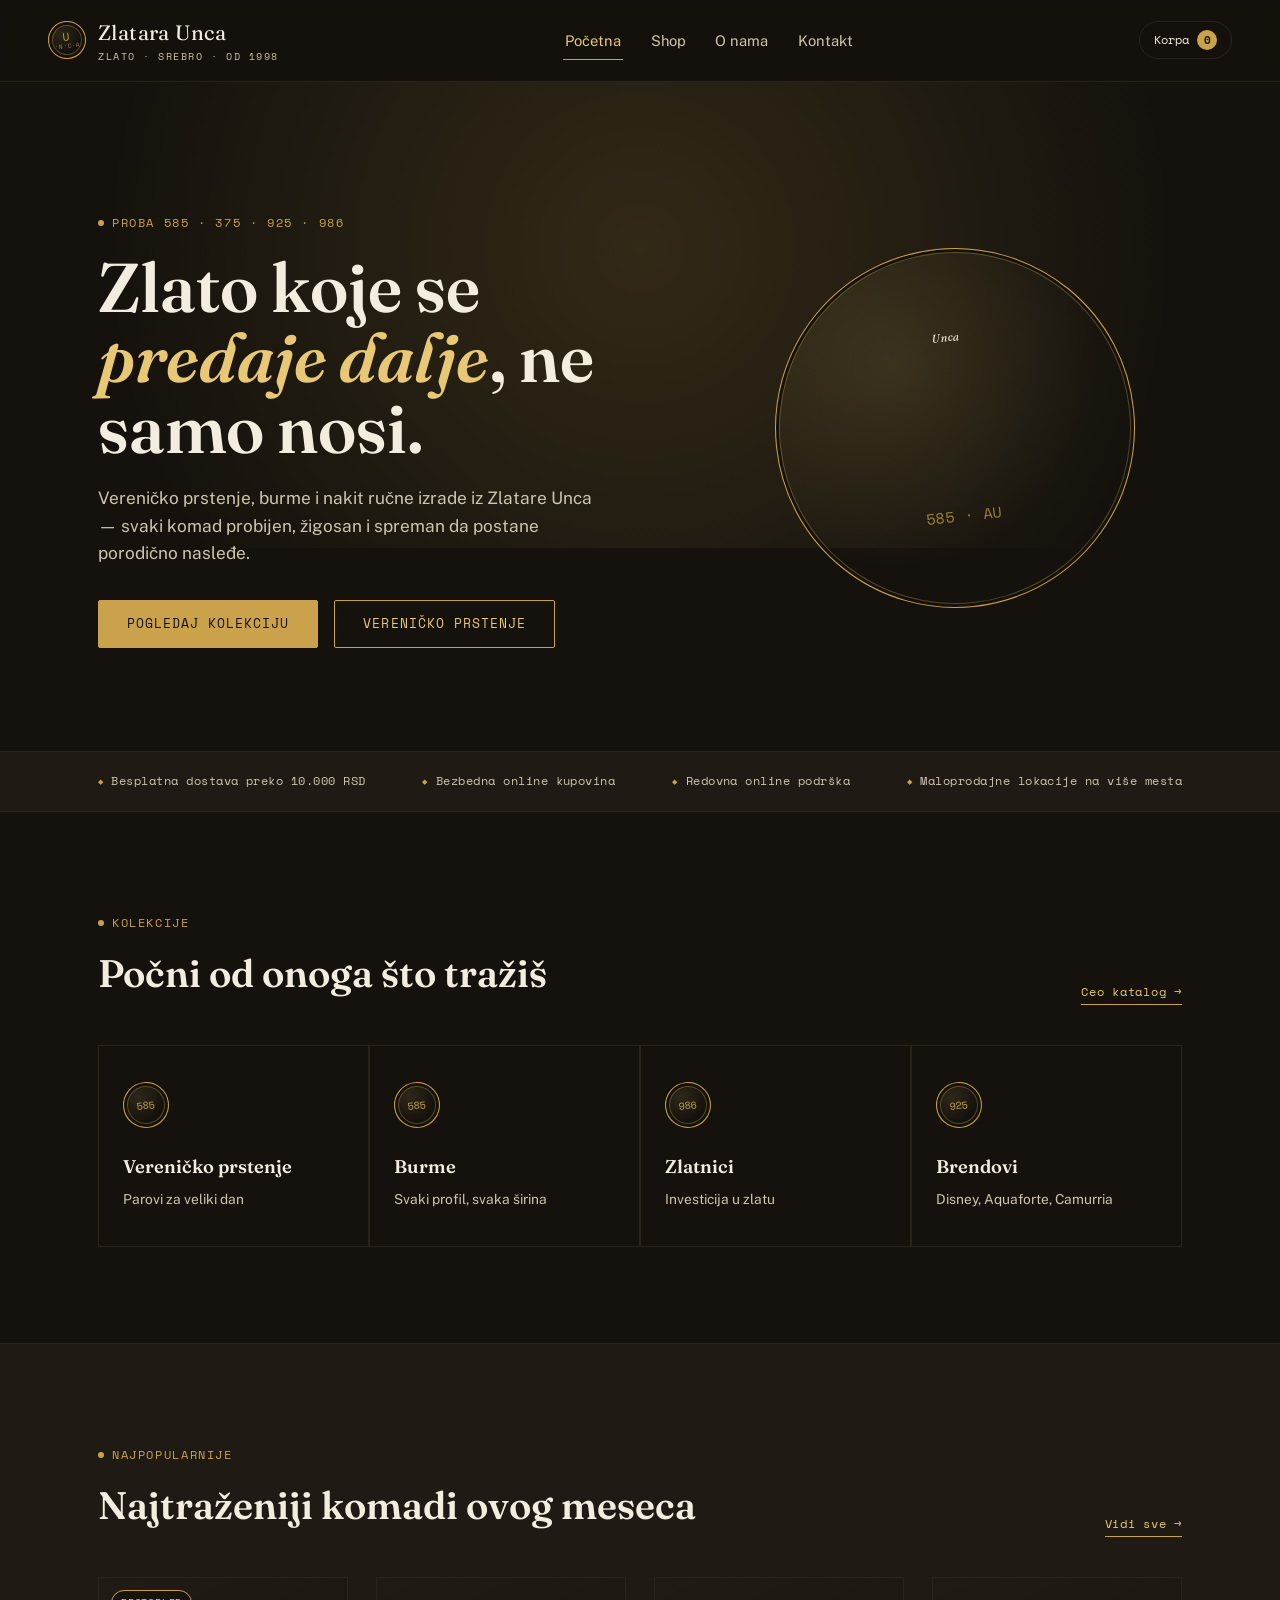
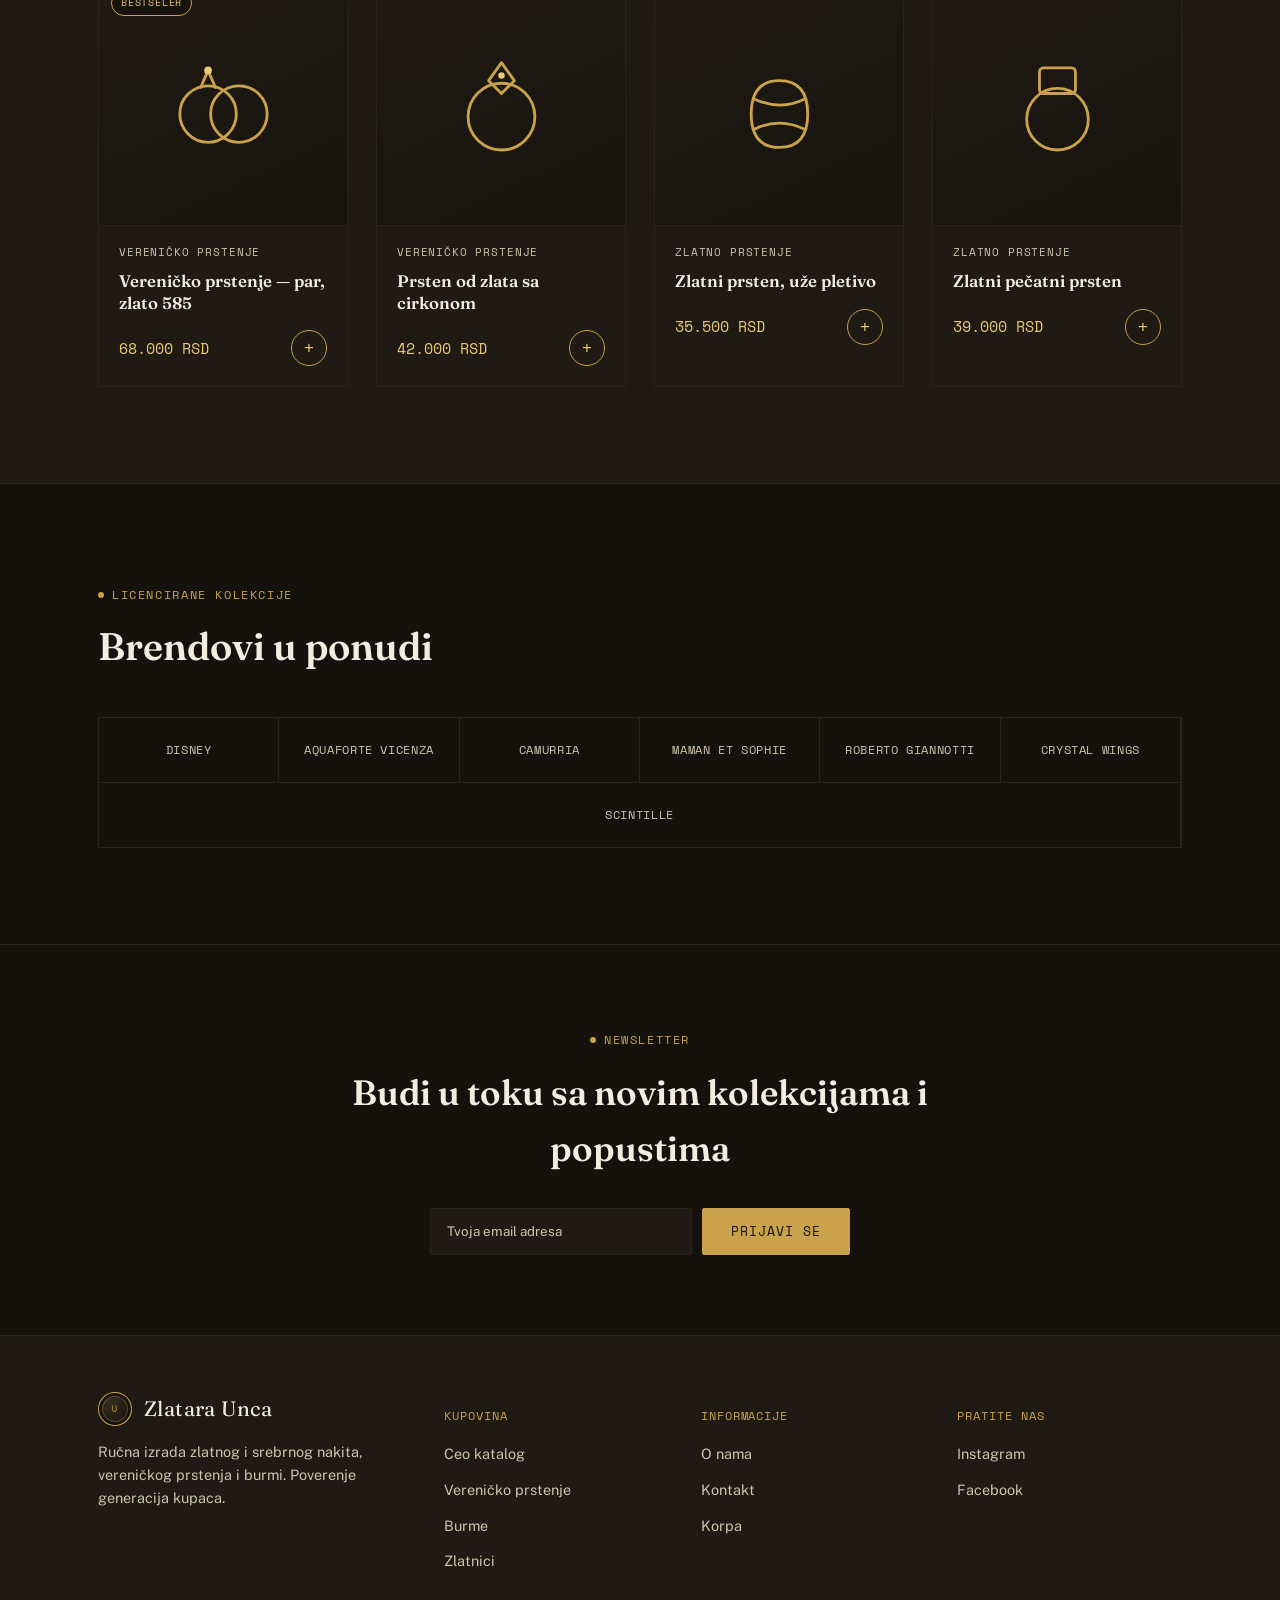
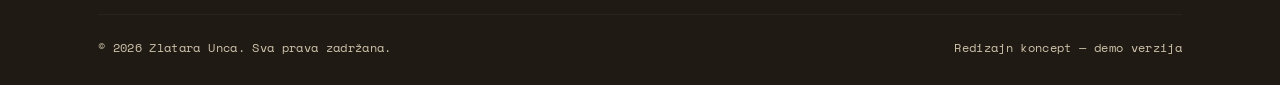
<file: index.html>
<!DOCTYPE html>
<html lang="sr">
<head>
<meta charset="UTF-8">
<meta name="viewport" content="width=device-width, initial-scale=1">
<title>Zlatara Unca — Zlato i srebro po meri trenutka</title>
<meta name="description" content="Zlatara Unca — vereničko prstenje, burme, zlatnici i brendovani nakit. Ručna izrada, poverenje generacija.">
<link rel="preconnect" href="https://fonts.googleapis.com">
<link href="https://fonts.googleapis.com/css2?family=Fraunces:ital,opsz,wght@0,9..144,400;0,9..144,600;1,9..144,500&family=Public+Sans:wght@400;500;600&family=Space+Mono:wght@400;700&display=swap" rel="stylesheet">
<link rel="stylesheet" href="styles.css">
</head>
<body>
<a class="skip-link" href="#main">Pređi na sadržaj</a>

<header class="site-header">
  <div class="bar">
    <a class="brand" href="index.html">
      <span class="punca"><span>U<span class="k">·N·C·A</span></span></span>
      <span>Zlatara Unca<small>Zlato · Srebro · Od 1998</small></span>
    </a>
    <nav class="primary" aria-label="Glavna navigacija">
      <a href="index.html" aria-current="page">Početna</a>
      <a href="shop.html">Shop</a>
      <a href="o-nama.html">O nama</a>
      <a href="kontakt.html">Kontakt</a>
    </nav>
    <div class="header-actions">
      <a class="cart-pill" href="cart.html">
        <span>Korpa</span>
        <span class="count" data-cart-count>0</span>
      </a>
      <button class="nav-toggle" aria-label="Otvori meni">☰</button>
    </div>
  </div>
</header>

<div class="mobile-drawer">
  <div class="drawer-top">
    <span class="brand"><span class="punca"><span>U</span></span></span>
    <button class="close-btn" aria-label="Zatvori meni">✕</button>
  </div>
  <nav>
    <a href="index.html">Početna</a>
    <a href="shop.html">Shop</a>
    <a href="o-nama.html">O nama</a>
    <a href="kontakt.html">Kontakt</a>
    <a href="cart.html">Korpa (<span data-cart-count>0</span>)</a>
  </nav>
</div>

<main id="main">

  <section class="hero">
    <div class="wrap hero-grid">
      <div>
        <span class="eyebrow">Proba 585 · 375 · 925 · 986</span>
        <h1>Zlato koje se <em>predaje dalje</em>, ne samo nosi.</h1>
        <p class="lede">Vereničko prstenje, burme i nakit ručne izrade iz Zlatare Unca — svaki komad probijen, žigosan i spreman da postane porodično nasleđe.</p>
        <div class="hero-ctas">
          <a class="btn primary" href="shop.html">Pogledaj kolekciju</a>
          <a class="btn" href="shop.html?cat=verenicko">Vereničko prstenje</a>
        </div>
      </div>
      <div class="hero-stamp-field" aria-hidden="true">
        <span class="punca">
          <span class="stamp-word">Unca</span>
          <span class="k">585 · AU</span>
        </span>
      </div>
    </div>
  </section>

  <div class="trust-bar">
    <div class="wrap">
      <span>Besplatna dostava preko 10.000 RSD</span>
      <span>Bezbedna online kupovina</span>
      <span>Redovna online podrška</span>
      <span>Maloprodajne lokacije na više mesta</span>
    </div>
  </div>

  <section class="block">
    <div class="wrap">
      <div class="block-head">
        <div>
          <span class="eyebrow">Kolekcije</span>
          <h2>Počni od onoga što tražiš</h2>
        </div>
        <a class="see-all" href="shop.html">Ceo katalog →</a>
      </div>
      <div class="category-grid">
        <a class="category-tile" href="shop.html?cat=verenicko">
          <span class="punca"><span>585</span></span>
          <div><h3>Vereničko prstenje</h3><p>Parovi za veliki dan</p></div>
        </a>
        <a class="category-tile" href="shop.html?cat=burme">
          <span class="punca"><span>585</span></span>
          <div><h3>Burme</h3><p>Svaki profil, svaka širina</p></div>
        </a>
        <a class="category-tile" href="shop.html?cat=zlatnici">
          <span class="punca"><span>986</span></span>
          <div><h3>Zlatnici</h3><p>Investicija u zlatu</p></div>
        </a>
        <a class="category-tile" href="shop.html?cat=brendovi">
          <span class="punca"><span>925</span></span>
          <div><h3>Brendovi</h3><p>Disney, Aquaforte, Camurria</p></div>
        </a>
      </div>
    </div>
  </section>

  <section class="block alt">
    <div class="wrap">
      <div class="block-head">
        <div>
          <span class="eyebrow">Najpopularnije</span>
          <h2>Najtraženiji komadi ovog meseca</h2>
        </div>
        <a class="see-all" href="shop.html">Vidi sve →</a>
      </div>
      <div class="product-grid" id="bestsellers"></div>
    </div>
  </section>

  <section class="block">
    <div class="wrap">
      <div class="block-head">
        <div>
          <span class="eyebrow">Licencirane kolekcije</span>
          <h2>Brendovi u ponudi</h2>
        </div>
      </div>
      <div class="brand-strip">
        <a href="shop.html?cat=brendovi">Disney</a>
        <a href="shop.html?cat=brendovi">Aquaforte Vicenza</a>
        <a href="shop.html?cat=brendovi">Camurria</a>
        <a href="shop.html?cat=brendovi">Maman et Sophie</a>
        <a href="shop.html?cat=brendovi">Roberto Giannotti</a>
        <a href="shop.html?cat=brendovi">Crystal Wings</a>
        <a href="shop.html?cat=brendovi">Scintille</a>
      </div>
    </div>
  </section>

  <section class="cta-band">
    <div class="wrap">
      <span class="eyebrow">Newsletter</span>
      <h2>Budi u toku sa novim kolekcijama i popustima</h2>
      <form onsubmit="event.preventDefault(); this.reset(); alert('Hvala na prijavi.');">
        <input type="email" placeholder="Tvoja email adresa" required aria-label="Email adresa">
        <button class="btn primary" type="submit">Prijavi se</button>
      </form>
    </div>
  </section>

</main>

<footer class="site-footer">
  <div class="wrap">
    <div class="footer-grid">
      <div class="footer-brand">
        <span class="brand"><span class="punca" style="--size:34px;font-size:9px;"><span>U</span></span> Zlatara Unca</span>
        <p>Ručna izrada zlatnog i srebrnog nakita, vereničkog prstenja i burmi. Poverenje generacija kupaca.</p>
      </div>
      <div>
        <h4>Kupovina</h4>
        <ul>
          <li><a href="shop.html">Ceo katalog</a></li>
          <li><a href="shop.html?cat=verenicko">Vereničko prstenje</a></li>
          <li><a href="shop.html?cat=burme">Burme</a></li>
          <li><a href="shop.html?cat=zlatnici">Zlatnici</a></li>
        </ul>
      </div>
      <div>
        <h4>Informacije</h4>
        <ul>
          <li><a href="o-nama.html">O nama</a></li>
          <li><a href="kontakt.html">Kontakt</a></li>
          <li><a href="cart.html">Korpa</a></li>
        </ul>
      </div>
      <div>
        <h4>Pratite nas</h4>
        <ul>
          <li><a href="#">Instagram</a></li>
          <li><a href="#">Facebook</a></li>
        </ul>
      </div>
    </div>
    <div class="footer-bottom">
      <span>© 2026 Zlatara Unca. Sva prava zadržana.</span>
      <span>Redizajn koncept — demo verzija</span>
    </div>
  </div>
</footer>

<script src="data.js"></script>
<script src="icons.js"></script>
<script src="cart.js"></script>
<script src="main.js"></script>
<script>
  renderProductGrid(document.getElementById("bestsellers"), PRODUCTS.slice(0, 4));
</script>
</body>
</html>
</file>
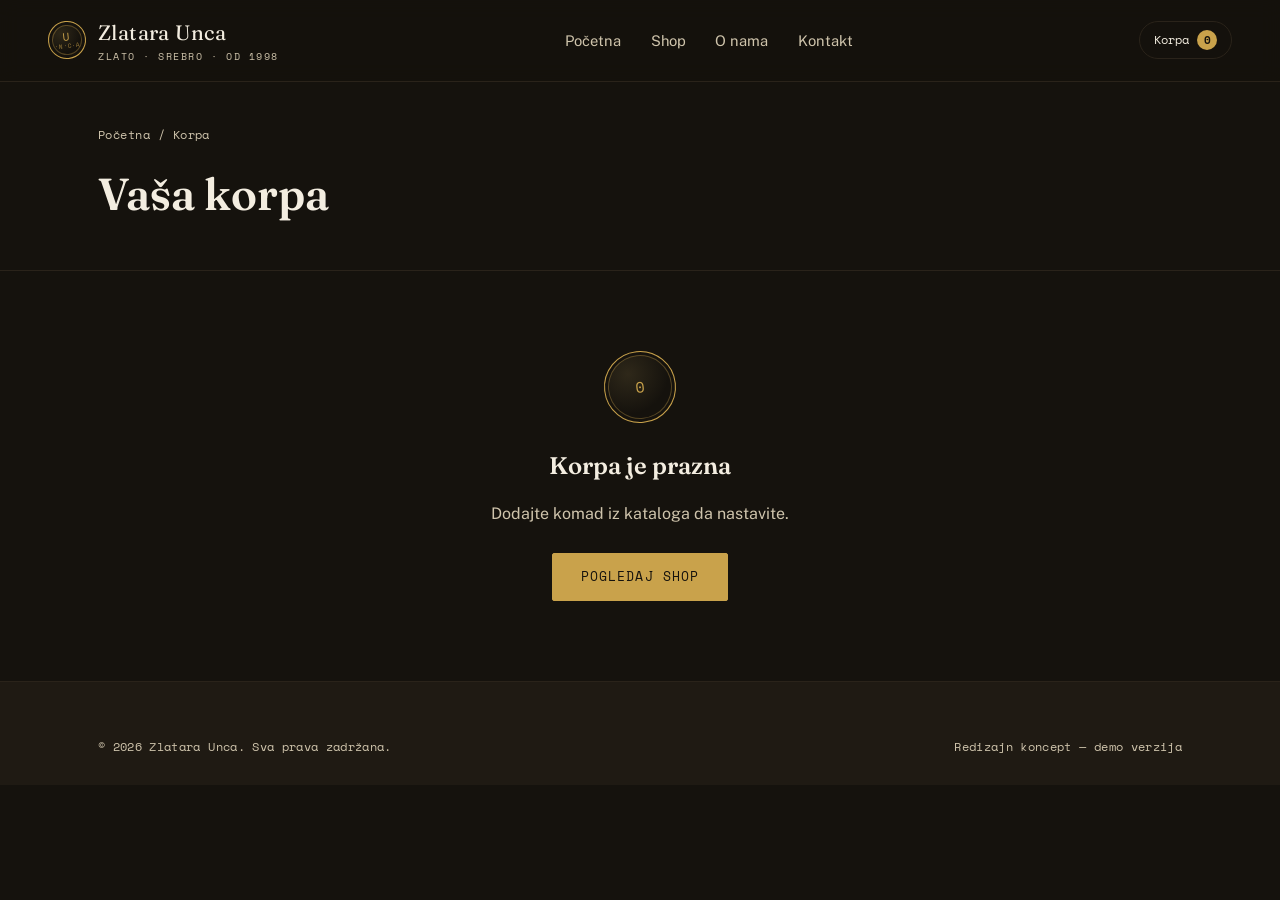
<file: cart.html>
<!DOCTYPE html>
<html lang="sr">
<head>
<meta charset="UTF-8">
<meta name="viewport" content="width=device-width, initial-scale=1">
<title>Korpa — Zlatara Unca</title>
<link rel="preconnect" href="https://fonts.googleapis.com">
<link href="https://fonts.googleapis.com/css2?family=Fraunces:ital,opsz,wght@0,9..144,400;0,9..144,600;1,9..144,500&family=Public+Sans:wght@400;500;600&family=Space+Mono:wght@400;700&display=swap" rel="stylesheet">
<link rel="stylesheet" href="styles.css">
</head>
<body>
<a class="skip-link" href="#main">Pređi na sadržaj</a>

<header class="site-header">
  <div class="bar">
    <a class="brand" href="index.html">
      <span class="punca"><span>U<span class="k">·N·C·A</span></span></span>
      <span>Zlatara Unca<small>Zlato · Srebro · Od 1998</small></span>
    </a>
    <nav class="primary" aria-label="Glavna navigacija">
      <a href="index.html">Početna</a>
      <a href="shop.html">Shop</a>
      <a href="o-nama.html">O nama</a>
      <a href="kontakt.html">Kontakt</a>
    </nav>
    <div class="header-actions">
      <a class="cart-pill" href="cart.html" aria-current="page">
        <span>Korpa</span>
        <span class="count" data-cart-count>0</span>
      </a>
      <button class="nav-toggle" aria-label="Otvori meni">☰</button>
    </div>
  </div>
</header>

<div class="mobile-drawer">
  <div class="drawer-top">
    <span class="brand"><span class="punca"><span>U</span></span></span>
    <button class="close-btn" aria-label="Zatvori meni">✕</button>
  </div>
  <nav>
    <a href="index.html">Početna</a>
    <a href="shop.html">Shop</a>
    <a href="o-nama.html">O nama</a>
    <a href="kontakt.html">Kontakt</a>
    <a href="cart.html">Korpa (<span data-cart-count>0</span>)</a>
  </nav>
</div>

<main id="main">
  <div class="page-header">
    <div class="wrap">
      <div class="breadcrumb"><a href="index.html">Početna</a> / Korpa</div>
      <h1>Vaša korpa</h1>
    </div>
  </div>

  <div class="wrap" id="cart-root"></div>
</main>

<footer class="site-footer">
  <div class="wrap">
    <div class="footer-bottom">
      <span>© 2026 Zlatara Unca. Sva prava zadržana.</span>
      <span>Redizajn koncept — demo verzija</span>
    </div>
  </div>
</footer>

<script src="data.js"></script>
<script src="icons.js"></script>
<script src="cart.js"></script>
<script src="main.js"></script>
<script>
  const root = document.getElementById("cart-root");

  function renderCart() {
    const lines = readCart();

    if (lines.length === 0) {
      root.innerHTML = `
        <div class="empty-cart">
          <span class="punca"><span>0</span></span>
          <h2>Korpa je prazna</h2>
          <p>Dodajte komad iz kataloga da nastavite.</p>
          <a class="btn primary" href="shop.html">Pogledaj shop</a>
        </div>`;
      return;
    }

    const rows = lines.map((line) => {
      const p = getProductById(line.id);
      if (!p) return "";
      return `
        <div class="cart-line" data-line="${p.id}">
          <div class="thumb">${iconFor(p.icon)}</div>
          <div>
            <div class="cat">${p.cat}</div>
            <div class="name">${p.name}</div>
            <div class="qty-control" style="margin-top:8px;">
              <button type="button" data-dec="${p.id}" aria-label="Smanji količinu">−</button>
              <input type="text" value="${line.qty}" readonly aria-label="Količina">
              <button type="button" data-inc="${p.id}" aria-label="Povećaj količinu">+</button>
            </div>
          </div>
          <div class="price">${formatRSD(p.price * line.qty)}</div>
          <button class="remove" data-remove="${p.id}">Ukloni</button>
        </div>`;
    }).join("");

    const subtotal = cartTotal();
    const shipping = subtotal >= 10000 ? 0 : 350;
    const total = subtotal + shipping;

    root.innerHTML = `
      <div class="cart-layout">
        <div class="cart-lines">${rows}</div>
        <div class="cart-summary">
          <h3>Pregled porudžbine</h3>
          <div class="summary-row"><span>Međuzbir</span><span>${formatRSD(subtotal)}</span></div>
          <div class="summary-row"><span>Dostava</span><span>${shipping === 0 ? "Besplatno" : formatRSD(shipping)}</span></div>
          <div class="summary-row total"><span>Ukupno</span><span class="val">${formatRSD(total)}</span></div>
          <button class="btn primary block" id="checkout-btn">Nastavi na plaćanje</button>
          <p style="font-family:var(--mono);font-size:0.7rem;color:var(--parchment-dim);margin-top:14px;">
            Demo verzija — plaćanje i slanje porudžbine se povezuju u koraku pre lansiranja.
          </p>
        </div>
      </div>
    `;

    root.querySelectorAll("[data-inc]").forEach((b) =>
      b.addEventListener("click", () => {
        const line = readCart().find((l) => l.id === b.dataset.inc);
        if (line) { setQty(line.id, line.qty + 1); renderCart(); }
      })
    );
    root.querySelectorAll("[data-dec]").forEach((b) =>
      b.addEventListener("click", () => {
        const line = readCart().find((l) => l.id === b.dataset.dec);
        if (line) { setQty(line.id, line.qty - 1); renderCart(); }
      })
    );
    root.querySelectorAll("[data-remove]").forEach((b) =>
      b.addEventListener("click", () => { removeFromCart(b.dataset.remove); renderCart(); })
    );
    const checkoutBtn = document.getElementById("checkout-btn");
    if (checkoutBtn) {
      checkoutBtn.addEventListener("click", () => {
        alert("Ovo je demo za pitch prezentaciju — pravo plaćanje se dodaje u finalnoj Webflow verziji.");
      });
    }
  }

  renderCart();
</script>
</body>
</html>
</file>
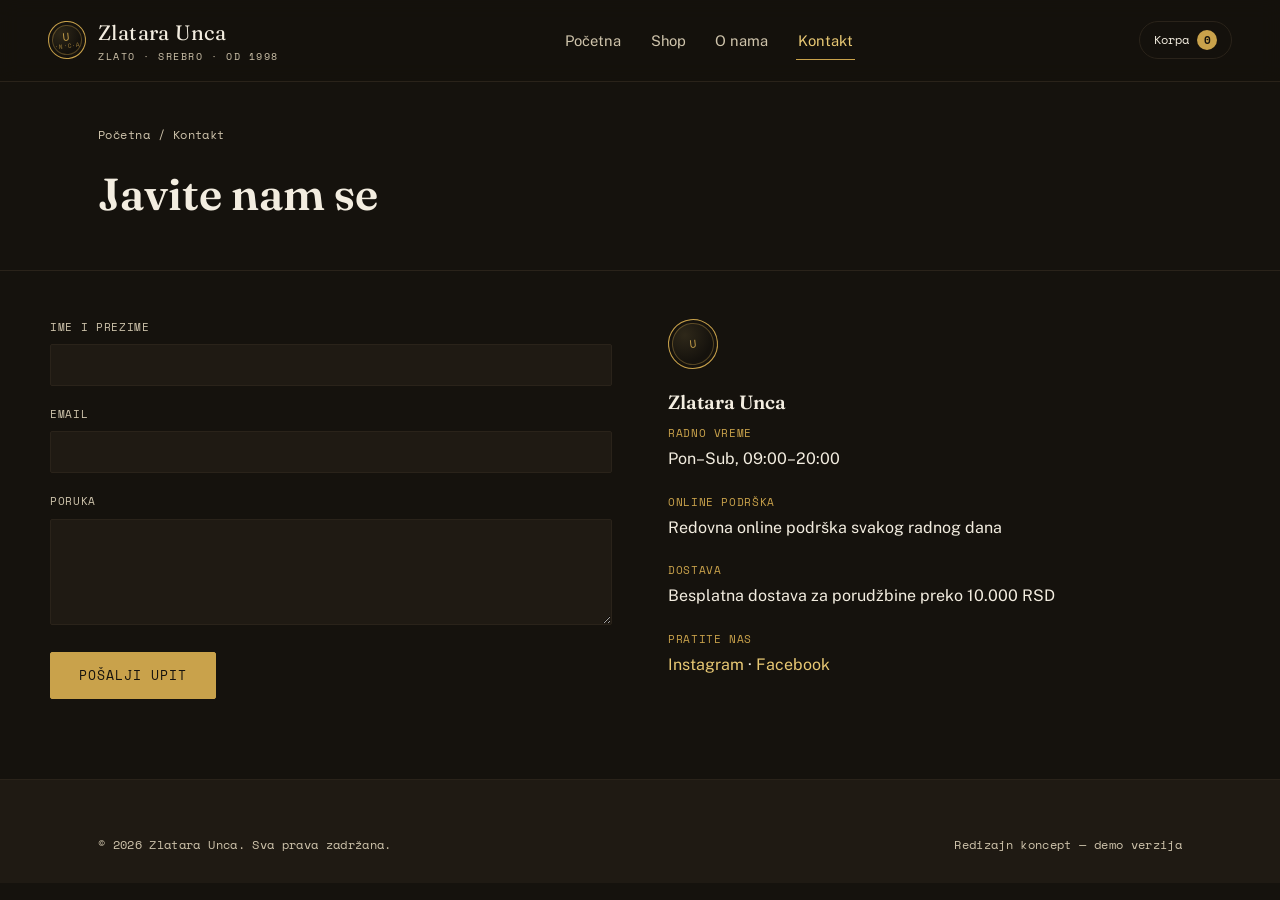
<file: kontakt.html>
<!DOCTYPE html>
<html lang="sr">
<head>
<meta charset="UTF-8">
<meta name="viewport" content="width=device-width, initial-scale=1">
<title>Kontakt — Zlatara Unca</title>
<link rel="preconnect" href="https://fonts.googleapis.com">
<link href="https://fonts.googleapis.com/css2?family=Fraunces:ital,opsz,wght@0,9..144,400;0,9..144,600;1,9..144,500&family=Public+Sans:wght@400;500;600&family=Space+Mono:wght@400;700&display=swap" rel="stylesheet">
<link rel="stylesheet" href="styles.css">
</head>
<body>
<a class="skip-link" href="#main">Pređi na sadržaj</a>

<header class="site-header">
  <div class="bar">
    <a class="brand" href="index.html">
      <span class="punca"><span>U<span class="k">·N·C·A</span></span></span>
      <span>Zlatara Unca<small>Zlato · Srebro · Od 1998</small></span>
    </a>
    <nav class="primary" aria-label="Glavna navigacija">
      <a href="index.html">Početna</a>
      <a href="shop.html">Shop</a>
      <a href="o-nama.html">O nama</a>
      <a href="kontakt.html" aria-current="page">Kontakt</a>
    </nav>
    <div class="header-actions">
      <a class="cart-pill" href="cart.html">
        <span>Korpa</span>
        <span class="count" data-cart-count>0</span>
      </a>
      <button class="nav-toggle" aria-label="Otvori meni">☰</button>
    </div>
  </div>
</header>

<div class="mobile-drawer">
  <div class="drawer-top">
    <span class="brand"><span class="punca"><span>U</span></span></span>
    <button class="close-btn" aria-label="Zatvori meni">✕</button>
  </div>
  <nav>
    <a href="index.html">Početna</a>
    <a href="shop.html">Shop</a>
    <a href="o-nama.html">O nama</a>
    <a href="kontakt.html">Kontakt</a>
    <a href="cart.html">Korpa (<span data-cart-count>0</span>)</a>
  </nav>
</div>

<main id="main">
  <div class="page-header">
    <div class="wrap">
      <div class="breadcrumb"><a href="index.html">Početna</a> / Kontakt</div>
      <h1>Javite nam se</h1>
    </div>
  </div>

  <div class="wrap contact-grid">
    <form class="contact-form" onsubmit="event.preventDefault(); this.reset(); alert('Poruka poslata — demo prikaz.');">
      <div class="field">
        <label for="ime">Ime i prezime</label>
        <input type="text" id="ime" name="ime" required>
      </div>
      <div class="field">
        <label for="email">Email</label>
        <input type="email" id="email" name="email" required>
      </div>
      <div class="field">
        <label for="poruka">Poruka</label>
        <textarea id="poruka" name="poruka" rows="5" required></textarea>
      </div>
      <button class="btn primary" type="submit">Pošalji upit</button>
    </form>

    <div class="contact-info">
      <span class="punca"><span>U</span></span>
      <h3>Zlatara Unca</h3>
      <div class="row">
        <div class="label">Radno vreme</div>
        <div>Pon–Sub, 09:00–20:00</div>
      </div>
      <div class="row">
        <div class="label">Online podrška</div>
        <div>Redovna online podrška svakog radnog dana</div>
      </div>
      <div class="row">
        <div class="label">Dostava</div>
        <div>Besplatna dostava za porudžbine preko 10.000 RSD</div>
      </div>
      <div class="row">
        <div class="label">Pratite nas</div>
        <div><a href="#" style="color:var(--gold-bright);">Instagram</a> · <a href="#" style="color:var(--gold-bright);">Facebook</a></div>
      </div>
    </div>
  </div>
</main>

<footer class="site-footer">
  <div class="wrap">
    <div class="footer-bottom">
      <span>© 2026 Zlatara Unca. Sva prava zadržana.</span>
      <span>Redizajn koncept — demo verzija</span>
    </div>
  </div>
</footer>

<script src="data.js"></script>
<script src="icons.js"></script>
<script src="cart.js"></script>
<script src="main.js"></script>
</body>
</html>
</file>
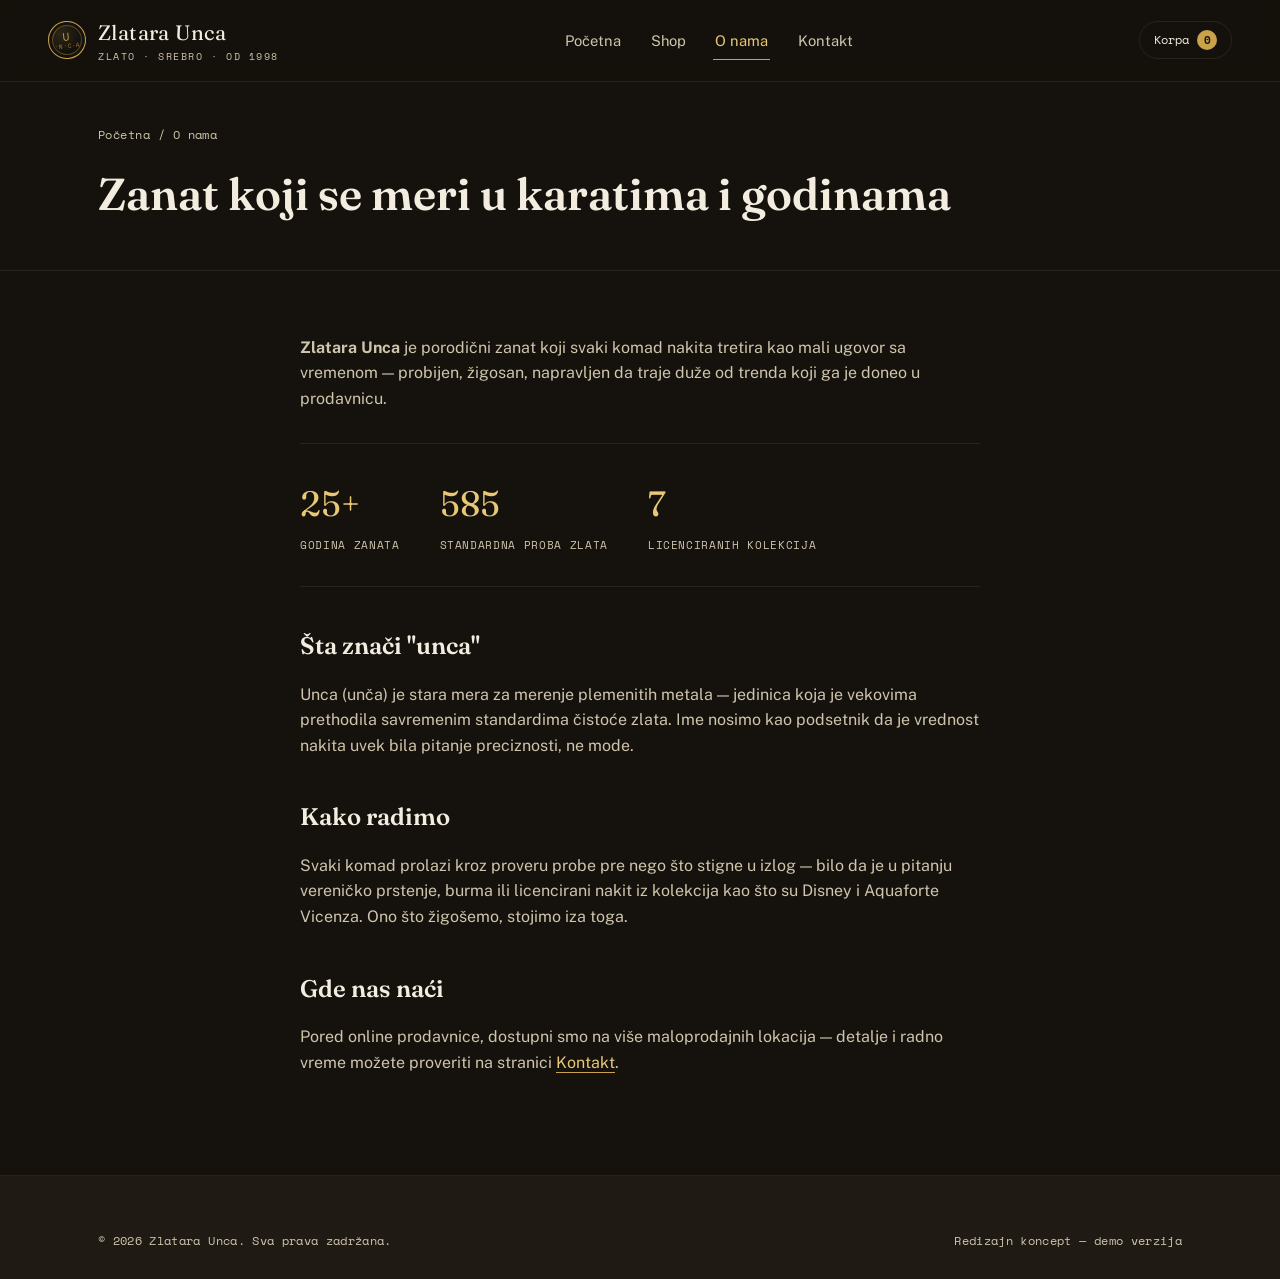
<file: o-nama.html>
<!DOCTYPE html>
<html lang="sr">
<head>
<meta charset="UTF-8">
<meta name="viewport" content="width=device-width, initial-scale=1">
<title>O nama — Zlatara Unca</title>
<link rel="preconnect" href="https://fonts.googleapis.com">
<link href="https://fonts.googleapis.com/css2?family=Fraunces:ital,opsz,wght@0,9..144,400;0,9..144,600;1,9..144,500&family=Public+Sans:wght@400;500;600&family=Space+Mono:wght@400;700&display=swap" rel="stylesheet">
<link rel="stylesheet" href="styles.css">
</head>
<body>
<a class="skip-link" href="#main">Pređi na sadržaj</a>

<header class="site-header">
  <div class="bar">
    <a class="brand" href="index.html">
      <span class="punca"><span>U<span class="k">·N·C·A</span></span></span>
      <span>Zlatara Unca<small>Zlato · Srebro · Od 1998</small></span>
    </a>
    <nav class="primary" aria-label="Glavna navigacija">
      <a href="index.html">Početna</a>
      <a href="shop.html">Shop</a>
      <a href="o-nama.html" aria-current="page">O nama</a>
      <a href="kontakt.html">Kontakt</a>
    </nav>
    <div class="header-actions">
      <a class="cart-pill" href="cart.html">
        <span>Korpa</span>
        <span class="count" data-cart-count>0</span>
      </a>
      <button class="nav-toggle" aria-label="Otvori meni">☰</button>
    </div>
  </div>
</header>

<div class="mobile-drawer">
  <div class="drawer-top">
    <span class="brand"><span class="punca"><span>U</span></span></span>
    <button class="close-btn" aria-label="Zatvori meni">✕</button>
  </div>
  <nav>
    <a href="index.html">Početna</a>
    <a href="shop.html">Shop</a>
    <a href="o-nama.html">O nama</a>
    <a href="kontakt.html">Kontakt</a>
    <a href="cart.html">Korpa (<span data-cart-count>0</span>)</a>
  </nav>
</div>

<main id="main">
  <div class="page-header">
    <div class="wrap">
      <div class="breadcrumb"><a href="index.html">Početna</a> / O nama</div>
      <h1>Zanat koji se meri u karatima i godinama</h1>
    </div>
  </div>

  <div class="wrap prose">
    <p><strong>Zlatara Unca</strong> je porodični zanat koji svaki komad nakita tretira kao mali ugovor sa vremenom — probijen, žigosan, napravljen da traje duže od trenda koji ga je doneo u prodavnicu.</p>

    <div class="stat-row">
      <div class="stat"><div class="num">25+</div><div class="lbl">Godina zanata</div></div>
      <div class="stat"><div class="num">585</div><div class="lbl">Standardna proba zlata</div></div>
      <div class="stat"><div class="num">7</div><div class="lbl">Licenciranih kolekcija</div></div>
    </div>

    <h2>Šta znači "unca"</h2>
    <p>Unca (unča) je stara mera za merenje plemenitih metala — jedinica koja je vekovima prethodila savremenim standardima čistoće zlata. Ime nosimo kao podsetnik da je vrednost nakita uvek bila pitanje preciznosti, ne mode.</p>

    <h2>Kako radimo</h2>
    <p>Svaki komad prolazi kroz proveru probe pre nego što stigne u izlog — bilo da je u pitanju vereničko prstenje, burma ili licencirani nakit iz kolekcija kao što su Disney i Aquaforte Vicenza. Ono što žigošemo, stojimo iza toga.</p>

    <h2>Gde nas naći</h2>
    <p>Pored online prodavnice, dostupni smo na više maloprodajnih lokacija — detalje i radno vreme možete proveriti na stranici <a href="kontakt.html" style="color:var(--gold-bright);border-bottom:1px solid var(--gold);">Kontakt</a>.</p>
  </div>
</main>

<footer class="site-footer">
  <div class="wrap">
    <div class="footer-bottom">
      <span>© 2026 Zlatara Unca. Sva prava zadržana.</span>
      <span>Redizajn koncept — demo verzija</span>
    </div>
  </div>
</footer>

<script src="data.js"></script>
<script src="icons.js"></script>
<script src="cart.js"></script>
<script src="main.js"></script>
</body>
</html>
</file>
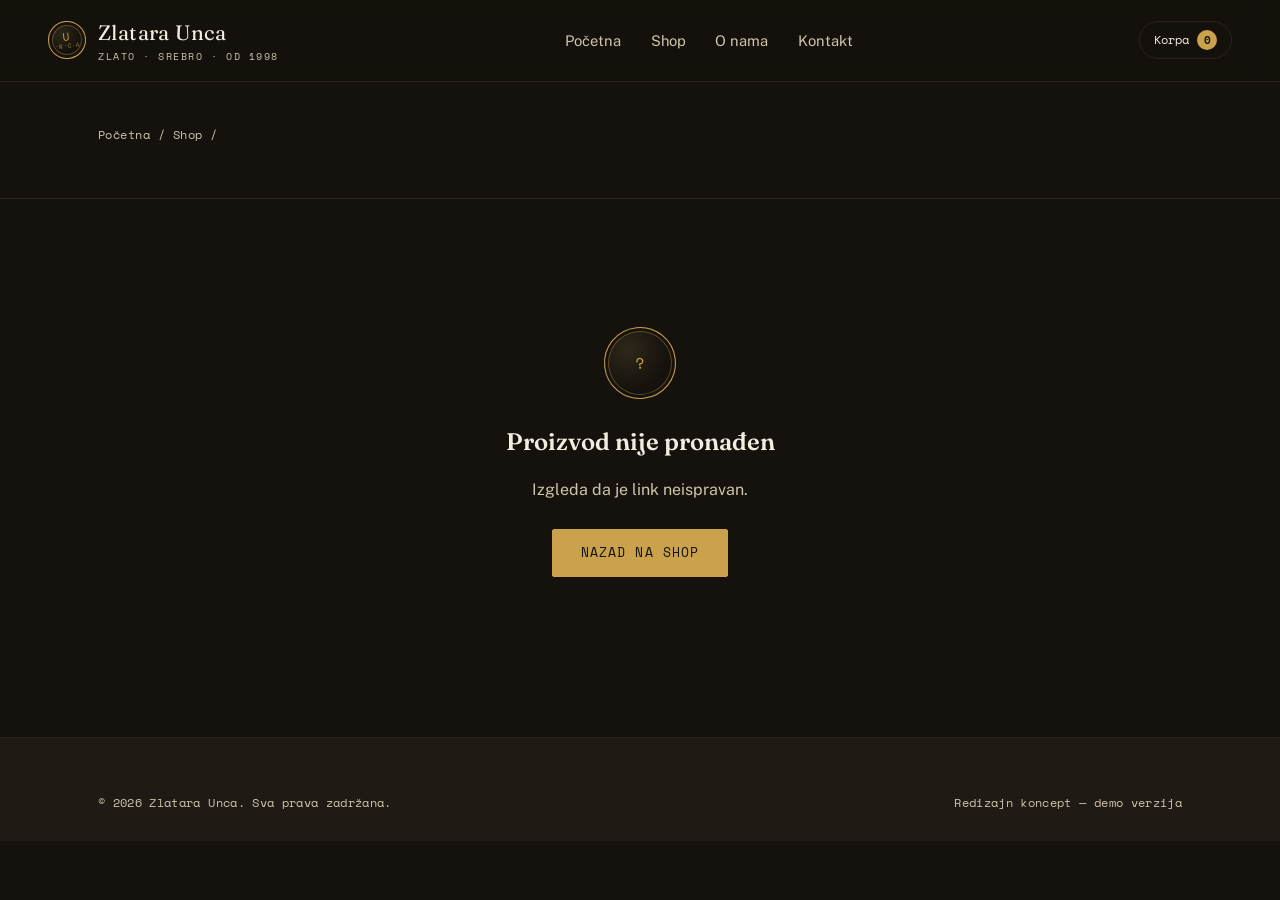
<file: product.html>
<!DOCTYPE html>
<html lang="sr">
<head>
<meta charset="UTF-8">
<meta name="viewport" content="width=device-width, initial-scale=1">
<title>Proizvod — Zlatara Unca</title>
<link rel="preconnect" href="https://fonts.googleapis.com">
<link href="https://fonts.googleapis.com/css2?family=Fraunces:ital,opsz,wght@0,9..144,400;0,9..144,600;1,9..144,500&family=Public+Sans:wght@400;500;600&family=Space+Mono:wght@400;700&display=swap" rel="stylesheet">
<link rel="stylesheet" href="styles.css">
</head>
<body>
<a class="skip-link" href="#main">Pređi na sadržaj</a>

<header class="site-header">
  <div class="bar">
    <a class="brand" href="index.html">
      <span class="punca"><span>U<span class="k">·N·C·A</span></span></span>
      <span>Zlatara Unca<small>Zlato · Srebro · Od 1998</small></span>
    </a>
    <nav class="primary" aria-label="Glavna navigacija">
      <a href="index.html">Početna</a>
      <a href="shop.html">Shop</a>
      <a href="o-nama.html">O nama</a>
      <a href="kontakt.html">Kontakt</a>
    </nav>
    <div class="header-actions">
      <a class="cart-pill" href="cart.html">
        <span>Korpa</span>
        <span class="count" data-cart-count>0</span>
      </a>
      <button class="nav-toggle" aria-label="Otvori meni">☰</button>
    </div>
  </div>
</header>

<div class="mobile-drawer">
  <div class="drawer-top">
    <span class="brand"><span class="punca"><span>U</span></span></span>
    <button class="close-btn" aria-label="Zatvori meni">✕</button>
  </div>
  <nav>
    <a href="index.html">Početna</a>
    <a href="shop.html">Shop</a>
    <a href="o-nama.html">O nama</a>
    <a href="kontakt.html">Kontakt</a>
    <a href="cart.html">Korpa (<span data-cart-count>0</span>)</a>
  </nav>
</div>

<main id="main">
  <div class="page-header">
    <div class="wrap">
      <div class="breadcrumb"><a href="index.html">Početna</a> / <a href="shop.html">Shop</a> / <span id="crumb-name"></span></div>
    </div>
  </div>

  <div class="wrap">
    <div class="pdp-grid" id="pdp-root"></div>
  </div>
</main>

<footer class="site-footer">
  <div class="wrap">
    <div class="footer-bottom">
      <span>© 2026 Zlatara Unca. Sva prava zadržana.</span>
      <span>Redizajn koncept — demo verzija</span>
    </div>
  </div>
</footer>

<script src="data.js"></script>
<script src="icons.js"></script>
<script src="cart.js"></script>
<script src="main.js"></script>
<script>
  const params = new URLSearchParams(window.location.search);
  const product = getProductById(params.get("id"));
  const root = document.getElementById("pdp-root");

  if (!product) {
    root.innerHTML = `<div class="empty-cart" style="grid-column:1/-1;">
      <span class="punca"><span>?</span></span>
      <h2>Proizvod nije pronađen</h2>
      <p>Izgleda da je link neispravan.</p>
      <a class="btn primary" href="shop.html">Nazad na shop</a>
    </div>`;
  } else {
    document.title = product.name + " — Zlatara Unca";
    document.getElementById("crumb-name").textContent = product.name;

    root.innerHTML = `
      <div class="pdp-media">
        ${product.tag ? `<span class="product-tag">${product.tag}</span>` : ""}
        ${iconFor(product.icon)}
      </div>
      <div class="pdp-info">
        <span class="eyebrow">${product.cat}</span>
        <h1>${product.name}</h1>
        <div class="pdp-price">${formatRSD(product.price)}</div>
        <p class="pdp-desc">${product.desc}</p>
        <div class="pdp-meta">
          <div><div class="label">Proba</div><div class="value">${product.purity}</div></div>
          <div><div class="label">Materijal</div><div class="value">${product.material}</div></div>
        </div>
        <div class="qty-row">
          <div class="qty-control">
            <button type="button" id="qty-minus" aria-label="Smanji količinu">−</button>
            <input type="text" id="qty-input" value="1" readonly aria-label="Količina">
            <button type="button" id="qty-plus" aria-label="Povećaj količinu">+</button>
          </div>
          <button class="btn primary" id="add-btn">Dodaj u korpu</button>
        </div>
        <p class="pdp-added" id="added-msg">Dodato u korpu.</p>
      </div>
    `;

    let qty = 1;
    const qtyInput = document.getElementById("qty-input");
    document.getElementById("qty-minus").addEventListener("click", () => {
      qty = Math.max(1, qty - 1);
      qtyInput.value = qty;
    });
    document.getElementById("qty-plus").addEventListener("click", () => {
      qty += 1;
      qtyInput.value = qty;
    });
    document.getElementById("add-btn").addEventListener("click", () => {
      addToCart(product.id, qty);
      const msg = document.getElementById("added-msg");
      msg.classList.add("show");
      setTimeout(() => msg.classList.remove("show"), 2200);
    });
  }
</script>
</body>
</html>
</file>
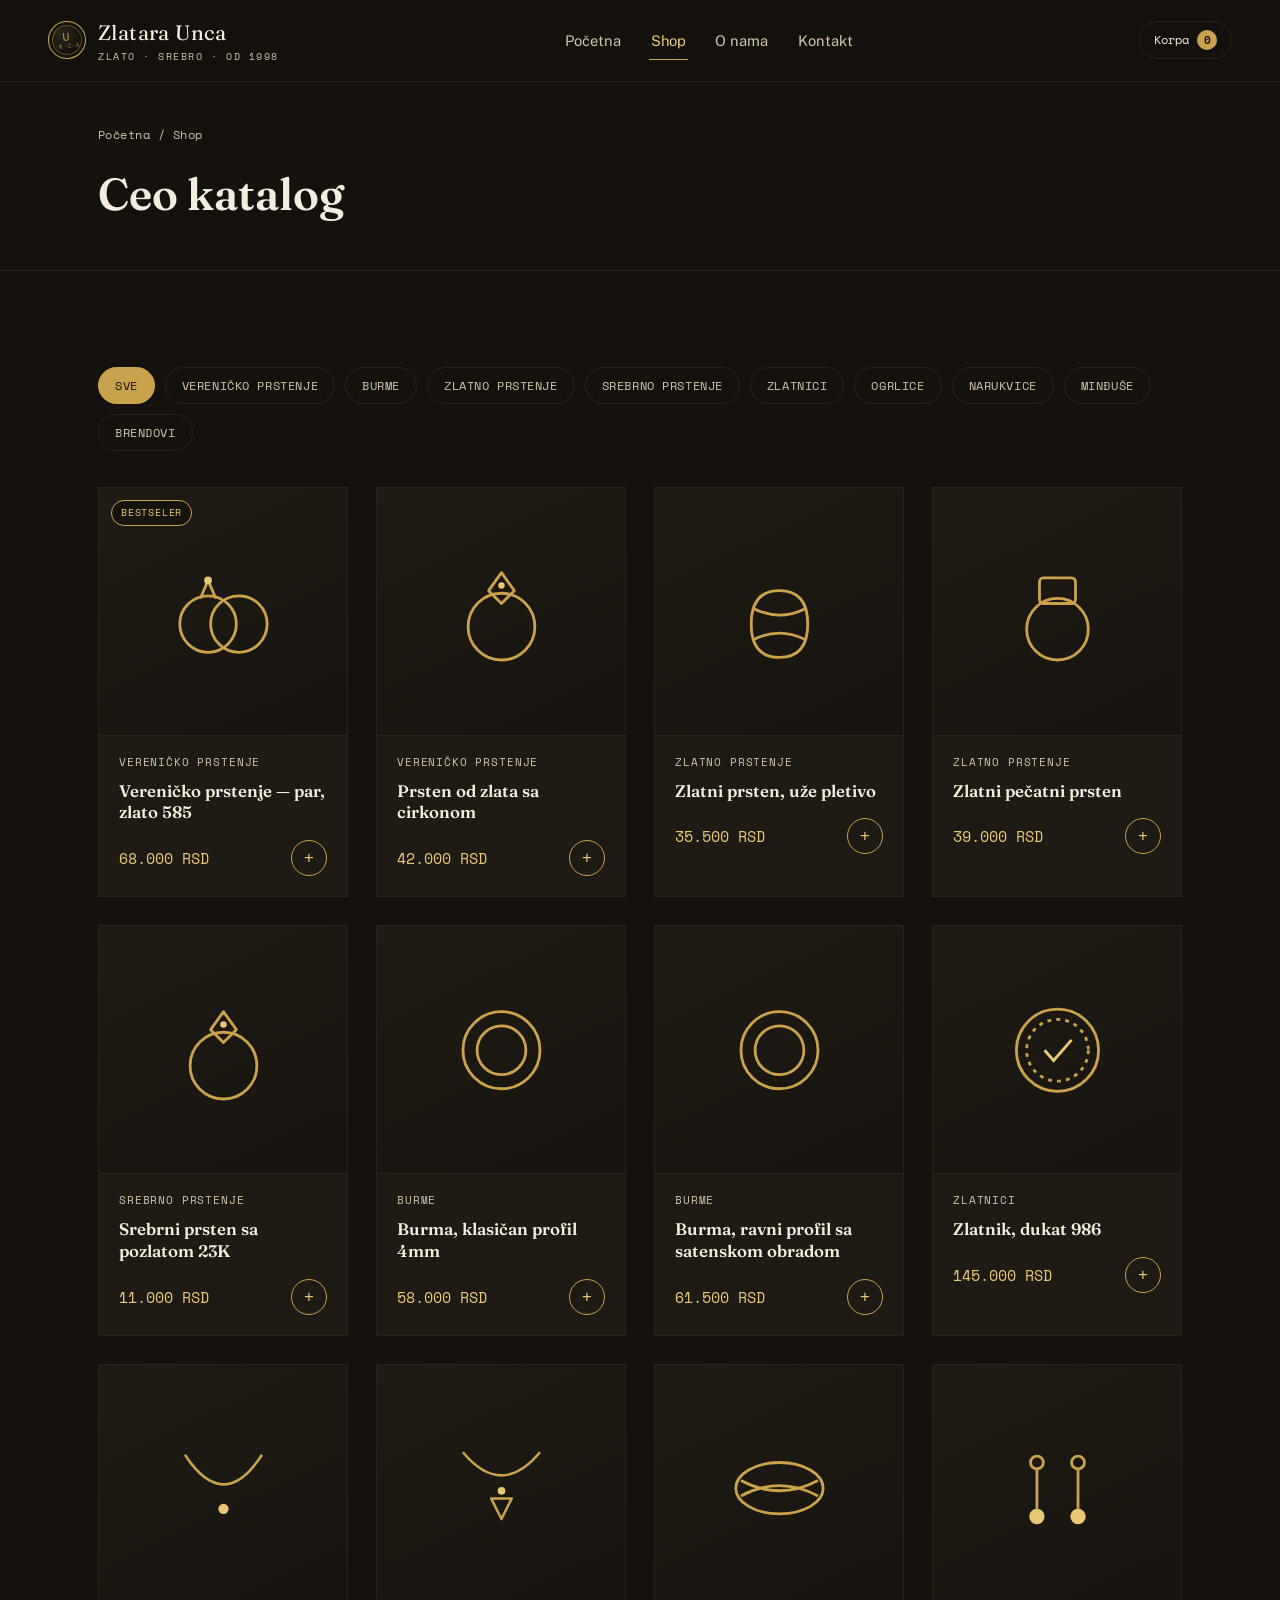
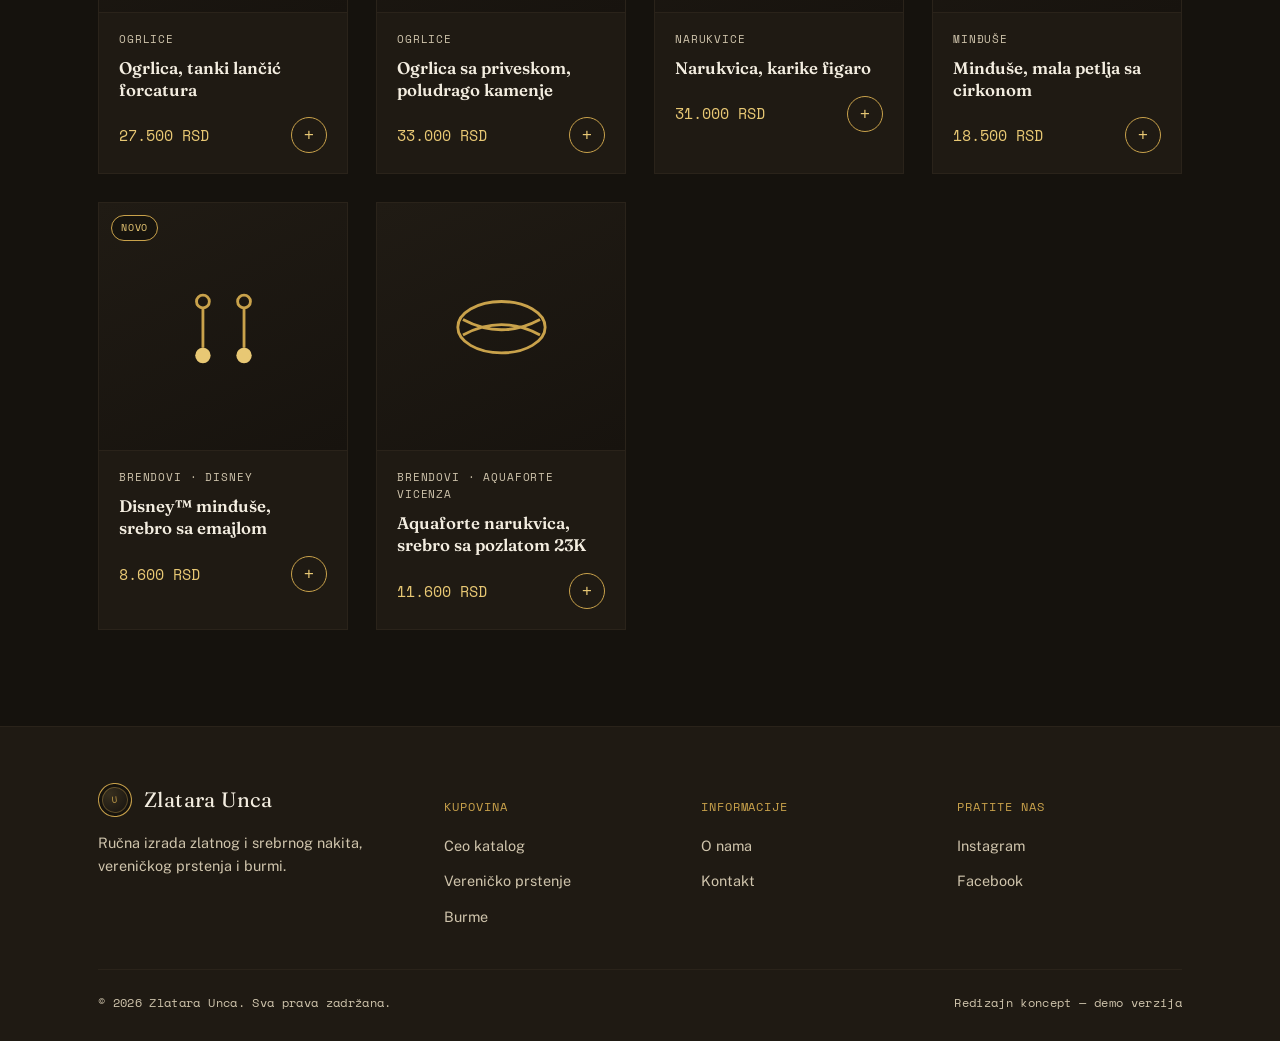
<file: shop.html>
<!DOCTYPE html>
<html lang="sr">
<head>
<meta charset="UTF-8">
<meta name="viewport" content="width=device-width, initial-scale=1">
<title>Shop — Zlatara Unca</title>
<link rel="preconnect" href="https://fonts.googleapis.com">
<link href="https://fonts.googleapis.com/css2?family=Fraunces:ital,opsz,wght@0,9..144,400;0,9..144,600;1,9..144,500&family=Public+Sans:wght@400;500;600&family=Space+Mono:wght@400;700&display=swap" rel="stylesheet">
<link rel="stylesheet" href="styles.css">
</head>
<body>
<a class="skip-link" href="#main">Pređi na sadržaj</a>

<header class="site-header">
  <div class="bar">
    <a class="brand" href="index.html">
      <span class="punca"><span>U<span class="k">·N·C·A</span></span></span>
      <span>Zlatara Unca<small>Zlato · Srebro · Od 1998</small></span>
    </a>
    <nav class="primary" aria-label="Glavna navigacija">
      <a href="index.html">Početna</a>
      <a href="shop.html" aria-current="page">Shop</a>
      <a href="o-nama.html">O nama</a>
      <a href="kontakt.html">Kontakt</a>
    </nav>
    <div class="header-actions">
      <a class="cart-pill" href="cart.html">
        <span>Korpa</span>
        <span class="count" data-cart-count>0</span>
      </a>
      <button class="nav-toggle" aria-label="Otvori meni">☰</button>
    </div>
  </div>
</header>

<div class="mobile-drawer">
  <div class="drawer-top">
    <span class="brand"><span class="punca"><span>U</span></span></span>
    <button class="close-btn" aria-label="Zatvori meni">✕</button>
  </div>
  <nav>
    <a href="index.html">Početna</a>
    <a href="shop.html">Shop</a>
    <a href="o-nama.html">O nama</a>
    <a href="kontakt.html">Kontakt</a>
    <a href="cart.html">Korpa (<span data-cart-count>0</span>)</a>
  </nav>
</div>

<main id="main">
  <div class="page-header">
    <div class="wrap">
      <div class="breadcrumb"><a href="index.html">Početna</a> / Shop</div>
      <h1>Ceo katalog</h1>
    </div>
  </div>

  <section class="block">
    <div class="wrap">
      <div class="filter-row" id="filters">
        <button class="filter-chip active" data-filter="sve">Sve</button>
        <button class="filter-chip" data-filter="verenicko">Vereničko prstenje</button>
        <button class="filter-chip" data-filter="burme">Burme</button>
        <button class="filter-chip" data-filter="zlatno">Zlatno prstenje</button>
        <button class="filter-chip" data-filter="srebrno">Srebrno prstenje</button>
        <button class="filter-chip" data-filter="zlatnici">Zlatnici</button>
        <button class="filter-chip" data-filter="ogrlice">Ogrlice</button>
        <button class="filter-chip" data-filter="narukvice">Narukvice</button>
        <button class="filter-chip" data-filter="mindjuse">Minđuše</button>
        <button class="filter-chip" data-filter="brendovi">Brendovi</button>
      </div>
      <div class="product-grid" id="catalog"></div>
    </div>
  </section>
</main>

<footer class="site-footer">
  <div class="wrap">
    <div class="footer-grid">
      <div class="footer-brand">
        <span class="brand"><span class="punca" style="--size:34px;font-size:9px;"><span>U</span></span> Zlatara Unca</span>
        <p>Ručna izrada zlatnog i srebrnog nakita, vereničkog prstenja i burmi.</p>
      </div>
      <div>
        <h4>Kupovina</h4>
        <ul>
          <li><a href="shop.html">Ceo katalog</a></li>
          <li><a href="shop.html?cat=verenicko">Vereničko prstenje</a></li>
          <li><a href="shop.html?cat=burme">Burme</a></li>
        </ul>
      </div>
      <div>
        <h4>Informacije</h4>
        <ul>
          <li><a href="o-nama.html">O nama</a></li>
          <li><a href="kontakt.html">Kontakt</a></li>
        </ul>
      </div>
      <div>
        <h4>Pratite nas</h4>
        <ul>
          <li><a href="#">Instagram</a></li>
          <li><a href="#">Facebook</a></li>
        </ul>
      </div>
    </div>
    <div class="footer-bottom">
      <span>© 2026 Zlatara Unca. Sva prava zadržana.</span>
      <span>Redizajn koncept — demo verzija</span>
    </div>
  </div>
</footer>

<script src="data.js"></script>
<script src="icons.js"></script>
<script src="cart.js"></script>
<script src="main.js"></script>
<script>
  const grid = document.getElementById("catalog");

  function applyFilter(key) {
    const list = key === "sve" ? PRODUCTS : PRODUCTS.filter((p) => p.catKey === key);
    renderProductGrid(grid, list);
  }

  const params = new URLSearchParams(window.location.search);
  const initial = params.get("cat") || "sve";
  const initialChip = document.querySelector(`[data-filter="${initial}"]`) || document.querySelector('[data-filter="sve"]');
  document.querySelectorAll(".filter-chip").forEach((c) => c.classList.remove("active"));
  initialChip.classList.add("active");
  applyFilter(initial);

  initFilterChips(".filter-chip", applyFilter);
</script>
</body>
</html>
</file>
<file: styles.css>
/* ==========================================================================
   ZLATARA UNCA — Design System
   Signature: the "punca" (hallmark/purity stamp) motif — circular impressed
   marks used the way goldsmiths mark 585/375/916 purity on real gold.
   ========================================================================== */

:root {
  --ink: #15120d;         /* near-black warm charcoal background */
  --ink-2: #1f1a13;       /* raised panel / card background */
  --ink-3: #2a231a;       /* border / hairline on dark */
  --gold: #c9a24b;        /* primary gold accent */
  --gold-bright: #e8c874; /* hover / highlight gold */
  --parchment: #f3ede0;   /* warm ivory text on dark */
  --parchment-dim: #cfc4ac; /* secondary text */
  --stamp: #7a2e2e;       /* hallmark-ink red, used sparingly */

  --display: "Fraunces", "Iowan Old Style", Georgia, serif;
  --body: "Public Sans", -apple-system, "Segoe UI", sans-serif;
  --mono: "Space Mono", "SF Mono", monospace;

  --container: 1180px;
}

* { box-sizing: border-box; }
html { scroll-behavior: smooth; }

body {
  margin: 0;
  background: var(--ink);
  color: var(--parchment);
  font-family: var(--body);
  font-size: 16px;
  line-height: 1.6;
  -webkit-font-smoothing: antialiased;
}

img { max-width: 100%; display: block; }
a { color: inherit; text-decoration: none; }

.wrap {
  max-width: var(--container);
  margin: 0 auto;
  padding: 0 clamp(20px, 4vw, 48px);
}

h1, h2, h3 { font-family: var(--display); font-weight: 600; margin: 0; }

.eyebrow {
  font-family: var(--mono);
  font-size: 0.72rem;
  letter-spacing: 0.14em;
  text-transform: uppercase;
  color: var(--gold);
  display: inline-flex;
  align-items: center;
  gap: 8px;
}

.eyebrow::before {
  content: "";
  width: 6px; height: 6px;
  border-radius: 50%;
  background: var(--gold);
  display: inline-block;
}

.skip-link {
  position: absolute; left: -9999px; top: 0;
  background: var(--gold); color: var(--ink); padding: 10px 16px; z-index: 200;
}
.skip-link:focus { left: 16px; top: 16px; }

a:focus-visible, button:focus-visible, input:focus-visible, select:focus-visible, textarea:focus-visible {
  outline: 2px solid var(--gold-bright);
  outline-offset: 3px;
}

/* --------------------------------------------------------------------
   Punca / hallmark stamp — the signature element
   -------------------------------------------------------------------- */

.punca {
  --size: 64px;
  width: var(--size);
  height: var(--size);
  border-radius: 50%;
  display: grid;
  place-items: center;
  border: 1.5px solid var(--gold);
  box-shadow:
    inset 0 0 0 3px var(--ink),
    inset 0 0 0 4px rgba(201, 162, 75, 0.35);
  font-family: var(--mono);
  color: var(--gold);
  font-size: calc(var(--size) * 0.2);
  letter-spacing: 0.02em;
  transform: rotate(-6deg);
  transition: transform 0.4s cubic-bezier(.2,.9,.3,1);
  flex-shrink: 0;
  background: radial-gradient(circle at 35% 30%, rgba(232,200,116,0.12), transparent 60%);
}

.punca span { display: block; text-align: center; line-height: 1.1; }
.punca .k { font-size: 0.55em; opacity: 0.75; }

/* --------------------------------------------------------------------
   Header
   -------------------------------------------------------------------- */

.site-header {
  position: sticky; top: 0; z-index: 100;
  background: rgba(21, 18, 13, 0.92);
  backdrop-filter: blur(10px);
  border-bottom: 1px solid var(--ink-3);
}

.site-header .bar {
  display: flex; align-items: center; justify-content: space-between;
  padding: 16px clamp(20px, 4vw, 48px);
  gap: 24px;
}

.brand {
  display: flex; align-items: center; gap: 12px;
  font-family: var(--display);
  font-size: 1.3rem;
  letter-spacing: 0.02em;
}
.brand .punca { --size: 38px; font-size: 11px; transform: rotate(-6deg); }
.brand small {
  display: block; font-family: var(--mono); font-size: 0.6rem;
  letter-spacing: 0.16em; color: var(--parchment-dim); text-transform: uppercase;
  font-weight: 400;
}

nav.primary {
  display: flex; gap: clamp(14px, 2vw, 28px);
  font-size: 0.92rem;
}
nav.primary a {
  position: relative; padding: 6px 2px; color: var(--parchment-dim);
  transition: color 0.2s;
}
nav.primary a:hover, nav.primary a[aria-current="page"] { color: var(--gold-bright); }
nav.primary a[aria-current="page"]::after {
  content: ""; position: absolute; left: 0; right: 0; bottom: -2px;
  height: 1px; background: var(--gold);
}

.header-actions { display: flex; align-items: center; gap: 18px; }

.cart-pill {
  display: flex; align-items: center; gap: 8px;
  border: 1px solid var(--ink-3);
  padding: 8px 14px; border-radius: 999px;
  font-family: var(--mono); font-size: 0.78rem;
  transition: border-color 0.2s;
}
.cart-pill:hover { border-color: var(--gold); }
.cart-pill .count {
  background: var(--gold); color: var(--ink);
  border-radius: 50%; width: 20px; height: 20px;
  display: grid; place-items: center; font-size: 0.68rem; font-weight: 700;
}

.nav-toggle { display: none; background: none; border: none; color: var(--parchment); font-size: 1.4rem; cursor: pointer; }

@media (max-width: 860px) {
  nav.primary { display: none; }
  .nav-toggle { display: block; }
}

/* --------------------------------------------------------------------
   Buttons
   -------------------------------------------------------------------- */

.btn {
  display: inline-flex; align-items: center; justify-content: center; gap: 10px;
  padding: 13px 28px;
  font-family: var(--mono); font-size: 0.8rem; letter-spacing: 0.08em; text-transform: uppercase;
  border-radius: 2px; border: 1px solid var(--gold);
  cursor: pointer; transition: all 0.25s ease;
  background: transparent; color: var(--gold-bright);
}
.btn:hover { background: var(--gold); color: var(--ink); }
.btn.primary { background: var(--gold); color: var(--ink); }
.btn.primary:hover { background: var(--gold-bright); border-color: var(--gold-bright); }
.btn.block { width: 100%; }
.btn[disabled] { opacity: 0.4; cursor: not-allowed; }
.btn[disabled]:hover { background: transparent; color: var(--gold-bright); }

/* --------------------------------------------------------------------
   Hero
   -------------------------------------------------------------------- */

.hero {
  position: relative;
  padding: clamp(64px, 10vw, 120px) 0 clamp(56px, 8vw, 96px);
  overflow: hidden;
  border-bottom: 1px solid var(--ink-3);
}

.hero::before {
  content: "";
  position: absolute; inset: -20% -10% auto -10%;
  height: 600px;
  background: radial-gradient(circle, rgba(201,162,75,0.16), transparent 65%);
  pointer-events: none;
}

.hero-grid {
  position: relative;
  display: grid; grid-template-columns: 1.1fr 0.9fr; gap: clamp(32px, 6vw, 80px);
  align-items: center;
}

.hero h1 {
  font-size: clamp(2.6rem, 5.4vw, 4.4rem);
  line-height: 1.02;
  margin: 18px 0 22px;
  font-weight: 600;
}
.hero h1 em { color: var(--gold-bright); font-style: italic; }

.hero p.lede {
  font-size: 1.08rem; color: var(--parchment-dim); max-width: 46ch; margin-bottom: 32px;
}

.hero-ctas { display: flex; gap: 16px; flex-wrap: wrap; }

.hero-stamp-field {
  position: relative;
  aspect-ratio: 1;
  display: grid; place-items: center;
}

.hero-stamp-field .punca {
  --size: min(360px, 60vw);
  font-size: calc(min(360px, 60vw) * 0.075);
  animation: press 7s ease-in-out infinite;
}

.hero-stamp-field .punca .stamp-word {
  font-family: var(--display); font-style: italic; font-size: 0.42em;
  letter-spacing: 0.03em; color: var(--parchment);
}

@keyframes press {
  0%, 100% { transform: rotate(-6deg) scale(1); }
  50% { transform: rotate(-4deg) scale(0.97); }
}

@media (prefers-reduced-motion: reduce) {
  .hero-stamp-field .punca { animation: none; }
  .punca { transition: none; }
}

@media (max-width: 860px) {
  .hero-grid { grid-template-columns: 1fr; }
  .hero-stamp-field { display: none; }
}

/* --------------------------------------------------------------------
   Trust bar
   -------------------------------------------------------------------- */

.trust-bar {
  border-bottom: 1px solid var(--ink-3);
  background: var(--ink-2);
}
.trust-bar .wrap {
  display: flex; flex-wrap: wrap; gap: 28px; justify-content: space-between;
  padding-top: 20px; padding-bottom: 20px;
  font-family: var(--mono); font-size: 0.74rem; letter-spacing: 0.04em; color: var(--parchment-dim);
}
.trust-bar .wrap span { display: flex; align-items: center; gap: 8px; }
.trust-bar .wrap span::before { content: "◆"; color: var(--gold); font-size: 0.6em; }

/* --------------------------------------------------------------------
   Sections
   -------------------------------------------------------------------- */

section.block { padding: clamp(56px, 8vw, 96px) 0; }
section.block.alt { background: var(--ink-2); border-top: 1px solid var(--ink-3); border-bottom: 1px solid var(--ink-3); }

.block-head {
  display: flex; justify-content: space-between; align-items: flex-end; gap: 24px;
  margin-bottom: 40px; flex-wrap: wrap;
}
.block-head h2 { font-size: clamp(1.7rem, 3vw, 2.4rem); margin-top: 10px; }
.block-head .see-all { font-family: var(--mono); font-size: 0.78rem; letter-spacing: 0.06em; color: var(--gold-bright); border-bottom: 1px solid var(--gold); padding-bottom: 2px; white-space: nowrap; }

/* Category tiles */
.category-grid {
  display: grid; grid-template-columns: repeat(4, 1fr); gap: 2px;
  background: var(--ink-3);
  border: 1px solid var(--ink-3);
}
.category-tile {
  background: var(--ink);
  padding: 36px 24px; min-height: 200px;
  display: flex; flex-direction: column; justify-content: space-between;
  transition: background 0.25s;
}
.category-tile:hover { background: var(--ink-2); }
.category-tile .punca { --size: 46px; font-size: 10px; margin-bottom: 20px; }
.category-tile h3 { font-size: 1.15rem; margin-bottom: 6px; }
.category-tile p { margin: 0; color: var(--parchment-dim); font-size: 0.86rem; }

@media (max-width: 960px) { .category-grid { grid-template-columns: repeat(2, 1fr); } }
@media (max-width: 560px) { .category-grid { grid-template-columns: 1fr; } }

/* Product grid + cards */
.product-grid {
  display: grid; grid-template-columns: repeat(4, 1fr); gap: 28px;
}
@media (max-width: 1080px) { .product-grid { grid-template-columns: repeat(3, 1fr); } }
@media (max-width: 780px) { .product-grid { grid-template-columns: repeat(2, 1fr); } }
@media (max-width: 480px) { .product-grid { grid-template-columns: 1fr; } }

.product-card {
  background: var(--ink-2);
  border: 1px solid var(--ink-3);
  display: flex; flex-direction: column;
  transition: border-color 0.25s, transform 0.25s;
}
.product-card:hover { border-color: var(--gold); transform: translateY(-3px); }

.product-media {
  aspect-ratio: 1;
  display: grid; place-items: center;
  position: relative;
  border-bottom: 1px solid var(--ink-3);
  background: linear-gradient(155deg, #201b14, #17130e);
  overflow: hidden;
}
.product-media svg { width: 52%; height: 52%; transition: transform 0.4s ease; }
.product-card:hover .product-media svg { transform: scale(1.08) rotate(-3deg); }

.product-tag {
  position: absolute; top: 12px; left: 12px;
  font-family: var(--mono); font-size: 0.62rem; letter-spacing: 0.08em; text-transform: uppercase;
  padding: 4px 9px; border-radius: 999px; border: 1px solid var(--gold);
  color: var(--gold-bright); background: rgba(21,18,13,0.75);
}

.product-body { padding: 18px 20px 20px; display: flex; flex-direction: column; gap: 10px; flex: 1; }
.product-cat { font-family: var(--mono); font-size: 0.66rem; letter-spacing: 0.08em; text-transform: uppercase; color: var(--parchment-dim); }
.product-name { font-family: var(--display); font-size: 1.05rem; line-height: 1.3; flex: 1; }
.product-foot { display: flex; align-items: center; justify-content: space-between; margin-top: 6px; }
.product-price { font-family: var(--mono); color: var(--gold-bright); font-size: 0.95rem; }
.product-add {
  border: 1px solid var(--gold); background: none; color: var(--gold-bright);
  width: 36px; height: 36px; border-radius: 50%; cursor: pointer; font-size: 1.05rem;
  transition: all 0.2s;
  display: grid; place-items: center;
}
.product-add:hover { background: var(--gold); color: var(--ink); }

/* Filters */
.filter-row { display: flex; gap: 10px; flex-wrap: wrap; margin-bottom: 36px; }
.filter-chip {
  font-family: var(--mono); font-size: 0.72rem; letter-spacing: 0.05em; text-transform: uppercase;
  padding: 9px 16px; border: 1px solid var(--ink-3); border-radius: 999px;
  color: var(--parchment-dim); cursor: pointer; background: none; transition: all 0.2s;
}
.filter-chip:hover { border-color: var(--gold); color: var(--parchment); }
.filter-chip.active { border-color: var(--gold); color: var(--ink); background: var(--gold); }

/* --------------------------------------------------------------------
   Brand strip
   -------------------------------------------------------------------- */

.brand-strip { display: flex; flex-wrap: wrap; gap: 0; border: 1px solid var(--ink-3); border-bottom: none; }
.brand-strip a {
  flex: 1 1 160px;
  padding: 22px 18px;
  border-bottom: 1px solid var(--ink-3); border-right: 1px solid var(--ink-3);
  font-family: var(--mono); font-size: 0.78rem; letter-spacing: 0.05em; text-transform: uppercase;
  color: var(--parchment-dim);
  text-align: center;
  transition: color 0.2s, background 0.2s;
}
.brand-strip a:hover { color: var(--gold-bright); background: var(--ink-2); }

/* --------------------------------------------------------------------
   Newsletter / CTA band
   -------------------------------------------------------------------- */

.cta-band { padding: clamp(48px, 7vw, 80px) 0; border-top: 1px solid var(--ink-3); text-align: center; }
.cta-band h2 { font-size: clamp(1.6rem, 3vw, 2.2rem); max-width: 24ch; margin: 14px auto 30px; }
.cta-band form { display: flex; gap: 10px; max-width: 420px; margin: 0 auto; }
.cta-band input[type="email"] {
  flex: 1; background: var(--ink-2); border: 1px solid var(--ink-3); color: var(--parchment);
  padding: 13px 16px; font-family: var(--body); border-radius: 2px;
}
.cta-band input[type="email"]::placeholder { color: var(--parchment-dim); }

/* --------------------------------------------------------------------
   Footer
   -------------------------------------------------------------------- */

footer.site-footer { border-top: 1px solid var(--ink-3); padding: 56px 0 28px; background: var(--ink-2); }
.footer-grid {
  display: grid; grid-template-columns: 1.4fr 1fr 1fr 1fr; gap: 32px;
  padding-bottom: 40px; border-bottom: 1px solid var(--ink-3); margin-bottom: 24px;
}
.footer-grid h4 {
  font-family: var(--mono); font-size: 0.72rem; letter-spacing: 0.08em; text-transform: uppercase;
  color: var(--gold); margin-bottom: 16px; font-weight: 400;
}
.footer-grid ul { list-style: none; margin: 0; padding: 0; display: flex; flex-direction: column; gap: 10px; }
.footer-grid a { color: var(--parchment-dim); font-size: 0.9rem; }
.footer-grid a:hover { color: var(--gold-bright); }
.footer-brand p { color: var(--parchment-dim); font-size: 0.9rem; max-width: 32ch; margin-top: 14px; }
.footer-bottom {
  display: flex; justify-content: space-between; flex-wrap: wrap; gap: 12px;
  font-family: var(--mono); font-size: 0.72rem; color: var(--parchment-dim); letter-spacing: 0.03em;
}
@media (max-width: 780px) { .footer-grid { grid-template-columns: 1fr 1fr; } }
@media (max-width: 480px) { .footer-grid { grid-template-columns: 1fr; } }

/* --------------------------------------------------------------------
   Mobile nav drawer
   -------------------------------------------------------------------- */

.mobile-drawer {
  position: fixed; inset: 0; z-index: 200;
  background: var(--ink);
  display: none;
  flex-direction: column;
  padding: 24px clamp(20px, 4vw, 48px);
}
.mobile-drawer.open { display: flex; }
.mobile-drawer .drawer-top { display: flex; justify-content: space-between; align-items: center; margin-bottom: 40px; }
.mobile-drawer nav { display: flex; flex-direction: column; gap: 22px; font-family: var(--display); font-size: 1.6rem; }
.mobile-drawer .close-btn { background: none; border: none; color: var(--parchment); font-size: 1.6rem; cursor: pointer; }

/* --------------------------------------------------------------------
   Page header (category / cart / static pages)
   -------------------------------------------------------------------- */

.page-header { padding: 44px 0 40px; border-bottom: 1px solid var(--ink-3); }
.page-header .breadcrumb { font-family: var(--mono); font-size: 0.72rem; color: var(--parchment-dim); letter-spacing: 0.04em; margin-bottom: 14px; }
.page-header .breadcrumb a:hover { color: var(--gold-bright); }
.page-header h1 { font-size: clamp(1.9rem, 4vw, 2.8rem); }

/* --------------------------------------------------------------------
   Product detail
   -------------------------------------------------------------------- */

.pdp-grid { display: grid; grid-template-columns: 1fr 1fr; gap: clamp(32px, 5vw, 72px); padding: 48px 0 80px; }
.pdp-media {
  aspect-ratio: 1; border: 1px solid var(--ink-3);
  background: linear-gradient(155deg, #201b14, #17130e);
  display: grid; place-items: center; position: relative;
}
.pdp-media svg { width: 46%; height: 46%; }
.pdp-info .eyebrow { margin-bottom: 16px; }
.pdp-info h1 { font-size: clamp(1.8rem, 3vw, 2.4rem); margin-bottom: 14px; }
.pdp-price { font-family: var(--mono); color: var(--gold-bright); font-size: 1.4rem; margin-bottom: 22px; }
.pdp-desc { color: var(--parchment-dim); margin-bottom: 28px; max-width: 52ch; }

.pdp-meta {
  display: grid; grid-template-columns: 1fr 1fr; gap: 14px 24px;
  padding: 22px 0; margin-bottom: 28px;
  border-top: 1px solid var(--ink-3); border-bottom: 1px solid var(--ink-3);
}
.pdp-meta .label { font-family: var(--mono); font-size: 0.66rem; letter-spacing: 0.06em; text-transform: uppercase; color: var(--parchment-dim); margin-bottom: 4px; }
.pdp-meta .value { font-size: 0.95rem; }

.qty-row { display: flex; align-items: center; gap: 18px; margin-bottom: 22px; }
.qty-control { display: flex; align-items: center; border: 1px solid var(--ink-3); }
.qty-control button { background: none; border: none; color: var(--parchment); width: 38px; height: 42px; cursor: pointer; font-size: 1.1rem; }
.qty-control button:hover { color: var(--gold-bright); }
.qty-control input { width: 44px; text-align: center; background: none; border: none; color: var(--parchment); font-family: var(--mono); }

.pdp-added { margin-top: 16px; font-family: var(--mono); font-size: 0.8rem; color: var(--gold-bright); display: none; }
.pdp-added.show { display: block; }

@media (max-width: 860px) { .pdp-grid { grid-template-columns: 1fr; } }

/* --------------------------------------------------------------------
   Cart page
   -------------------------------------------------------------------- */

.cart-layout { display: grid; grid-template-columns: 1fr 340px; gap: 48px; padding: 48px 0 80px; align-items: start; }
.cart-lines { display: flex; flex-direction: column; }
.cart-line {
  display: grid; grid-template-columns: 84px 1fr auto auto; gap: 18px; align-items: center;
  padding: 22px 0; border-bottom: 1px solid var(--ink-3);
}
.cart-line .thumb {
  width: 84px; height: 84px; background: linear-gradient(155deg, #201b14, #17130e);
  border: 1px solid var(--ink-3); display: grid; place-items: center;
}
.cart-line .thumb svg { width: 55%; height: 55%; }
.cart-line .name { font-family: var(--display); font-size: 1rem; margin-bottom: 4px; }
.cart-line .cat { font-family: var(--mono); font-size: 0.66rem; color: var(--parchment-dim); text-transform: uppercase; }
.cart-line .price { font-family: var(--mono); color: var(--gold-bright); white-space: nowrap; }
.cart-line .remove { background: none; border: none; color: var(--parchment-dim); cursor: pointer; font-family: var(--mono); font-size: 0.7rem; text-decoration: underline; text-underline-offset: 3px; }
.cart-line .remove:hover { color: var(--stamp); }

.cart-summary { border: 1px solid var(--ink-3); background: var(--ink-2); padding: 28px; position: sticky; top: 96px; }
.cart-summary h3 { font-size: 1.1rem; margin-bottom: 20px; }
.summary-row { display: flex; justify-content: space-between; font-size: 0.9rem; color: var(--parchment-dim); margin-bottom: 12px; }
.summary-row.total { color: var(--parchment); font-family: var(--mono); font-size: 1.05rem; border-top: 1px solid var(--ink-3); padding-top: 16px; margin-top: 16px; }
.summary-row.total .val { color: var(--gold-bright); }

.empty-cart { text-align: center; padding: 80px 0; }
.empty-cart .punca { --size: 72px; font-size: 15px; margin: 0 auto 24px; }
.empty-cart p { color: var(--parchment-dim); margin-bottom: 26px; }

@media (max-width: 860px) { .cart-layout { grid-template-columns: 1fr; } .cart-summary { position: static; } }

/* --------------------------------------------------------------------
   Static content pages (o nama / kontakt)
   -------------------------------------------------------------------- */

.prose { max-width: 68ch; padding: 48px 0 80px; }
.prose p { color: var(--parchment-dim); margin-bottom: 20px; }
.prose h2 { font-size: 1.5rem; margin: 40px 0 16px; }

.stat-row { display: flex; gap: 40px; flex-wrap: wrap; padding: 32px 0; border-top: 1px solid var(--ink-3); border-bottom: 1px solid var(--ink-3); margin: 32px 0; }
.stat-row .stat .num { font-family: var(--display); font-size: 2.2rem; color: var(--gold-bright); }
.stat-row .stat .lbl { font-family: var(--mono); font-size: 0.68rem; letter-spacing: 0.06em; text-transform: uppercase; color: var(--parchment-dim); margin-top: 4px; }

.contact-grid { display: grid; grid-template-columns: 1fr 1fr; gap: 56px; padding: 48px 0 80px; }
.contact-form label { display: block; font-family: var(--mono); font-size: 0.68rem; letter-spacing: 0.06em; text-transform: uppercase; color: var(--parchment-dim); margin-bottom: 8px; }
.contact-form .field { margin-bottom: 20px; }
.contact-form input, .contact-form textarea {
  width: 100%; background: var(--ink-2); border: 1px solid var(--ink-3); color: var(--parchment);
  padding: 12px 14px; font-family: var(--body); border-radius: 2px; resize: vertical;
}
.contact-info h3 { font-size: 1.2rem; margin-bottom: 8px; }
.contact-info .punca { --size: 50px; font-size: 11px; margin-bottom: 18px; }
.contact-info .row { margin-bottom: 22px; }
.contact-info .row .label { font-family: var(--mono); font-size: 0.66rem; letter-spacing: 0.06em; text-transform: uppercase; color: var(--gold); margin-bottom: 4px; }
@media (max-width: 780px) { .contact-grid { grid-template-columns: 1fr; } }
</file>
